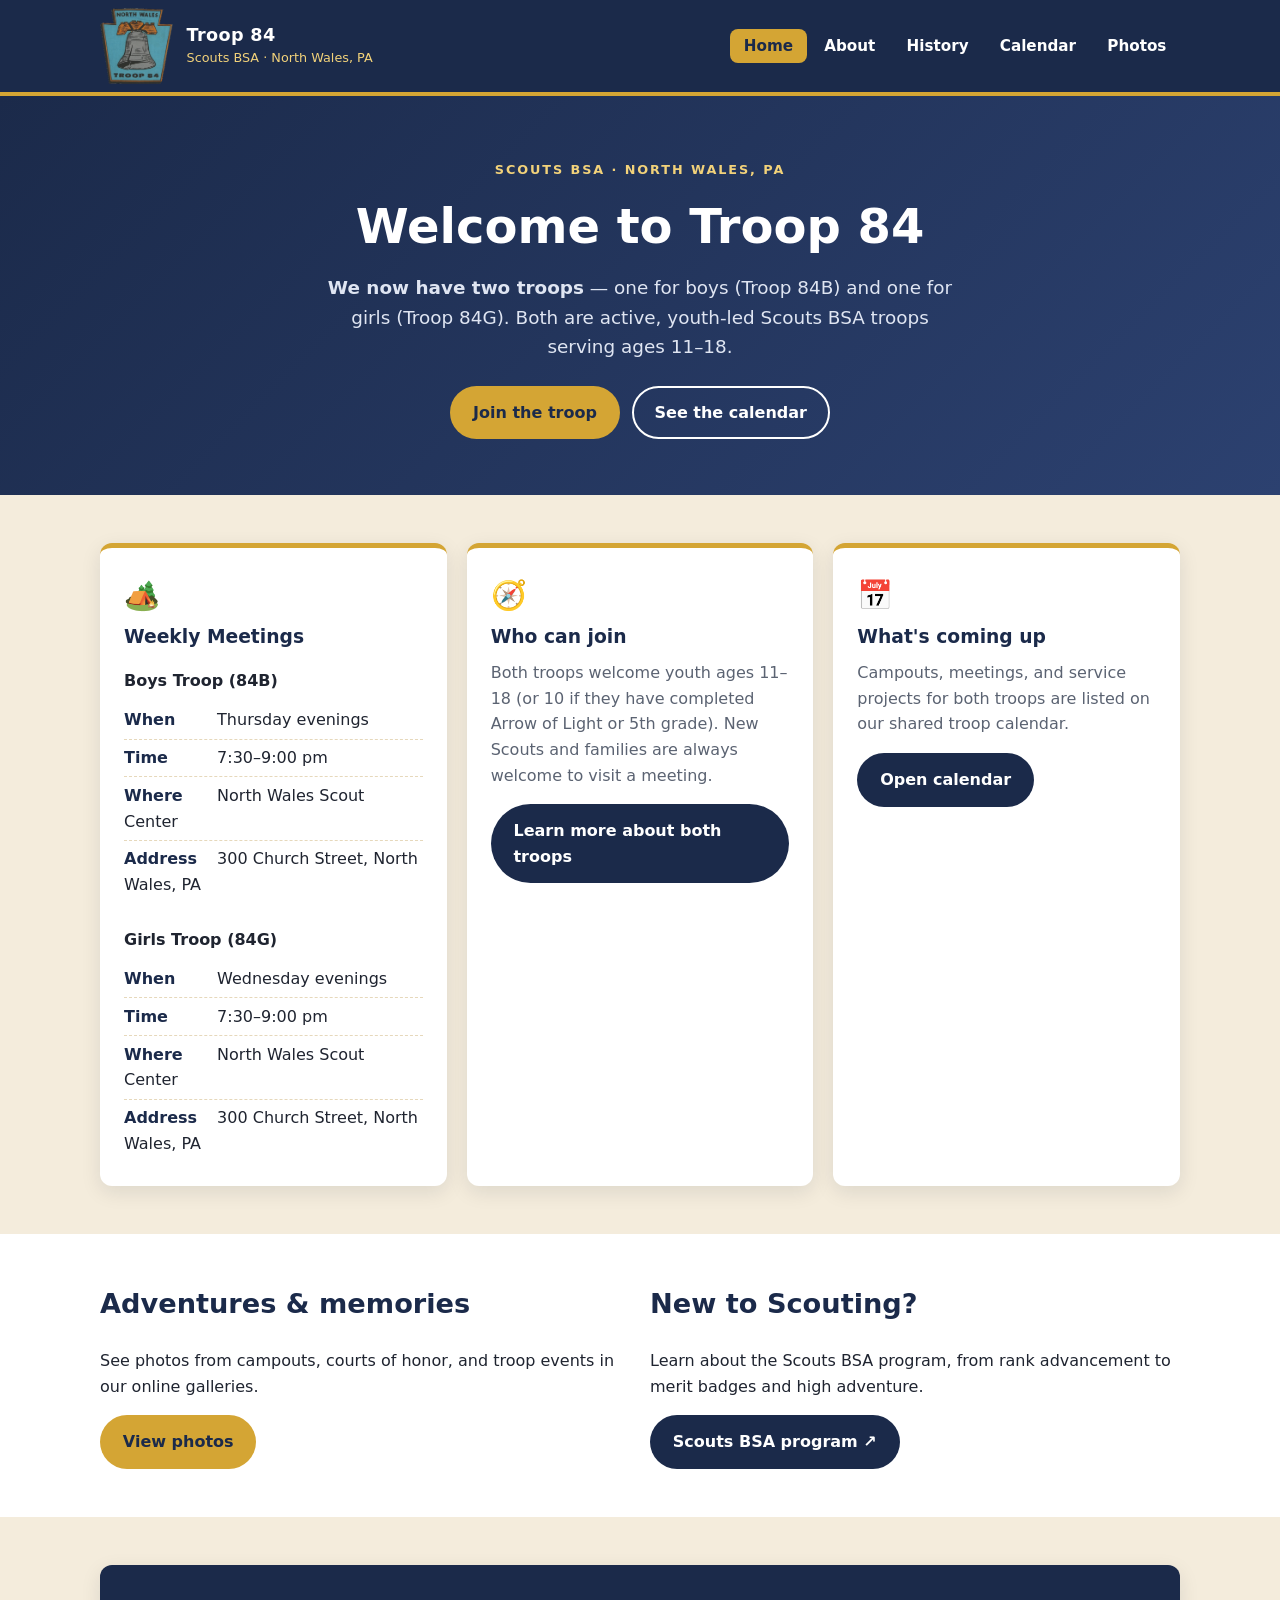
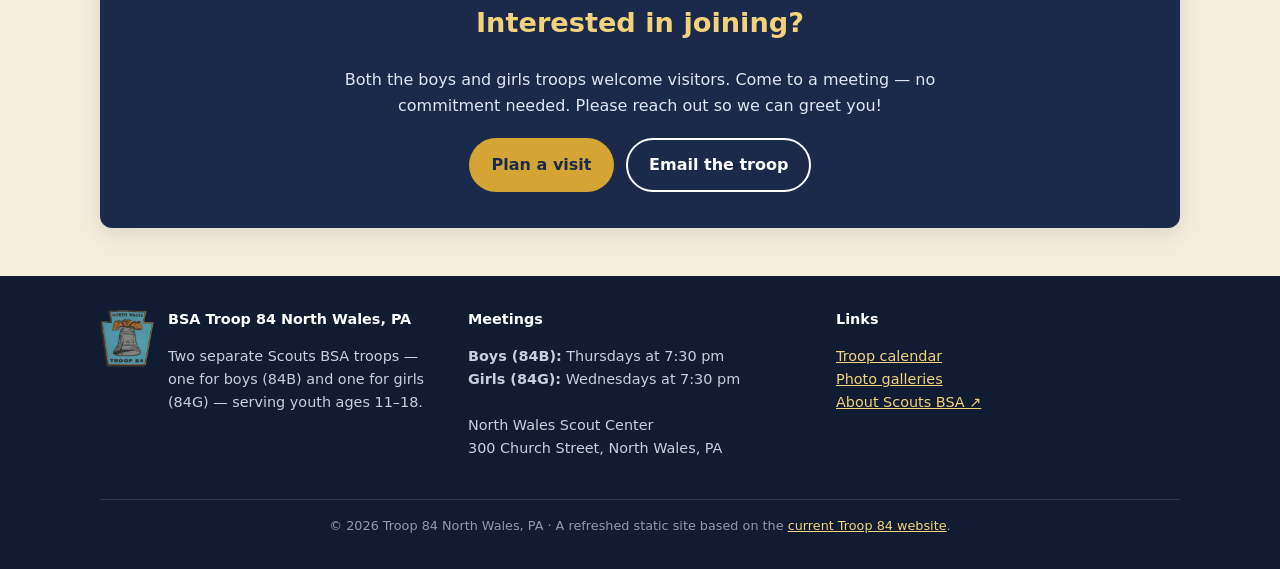
<file: index.html>
<!DOCTYPE html>
<html lang="en">
<head>
  <meta charset="utf-8">
  <meta name="viewport" content="width=device-width, initial-scale=1">
  <title>Home · Troop 84 North Wales, PA</title>
  <meta name="description" content="Troop 84 North Wales serves both boys and girls in Scouts BSA. Boys meet Thursdays, girls meet Wednesdays.">
  <link rel="stylesheet" href="css/style.css">
  <link rel="icon" href="logo/84Logo.png" type="image/png">
</head>
<body>
  <header class="site-header">
    <div class="container header-inner">
      <a class="brand" href="index.html">
        <img class="brand-logo" src="logo/84Logo.png" width="339" height="353" alt="Troop 84 North Wales logo">
        <span class="brand-text"><strong data-field="troopName">Troop 84</strong><span>Scouts BSA · <span data-field="town">North Wales, PA</span></span></span>
      </a>
      <button class="nav-toggle" aria-expanded="false" aria-controls="site-nav" aria-label="Menu">☰</button>
      <nav class="site-nav" id="site-nav" aria-label="Main">
        <ul>
          <li><a href="index.html" aria-current="page">Home</a></li>
          <li><a href="about.html">About</a></li>
          <li><a href="history.html">History</a></li>
          <li><a href="calendar.html">Calendar</a></li>
          <li><a href="photos.html">Photos</a></li>
        </ul>
      </nav>
    </div>
  </header>

  <main>
    <section class="hero">
      <div class="container">
        <div class="eyebrow">Scouts BSA · North Wales, PA</div>
        <h1>Welcome to <span data-field="troopName">Troop 84</span></h1>
        <p><strong>We now have two troops</strong> — one for boys (Troop 84B) and one for girls (Troop 84G). Both are active, youth-led Scouts BSA troops serving ages 11–18.</p>
        <div class="btn-row">
          <a class="btn btn-gold" href="#join">Join the troop</a>
          <a class="btn btn-outline" href="calendar.html">See the calendar</a>
        </div>
      </div>
    </section>

    <section class="section">
      <div class="container grid">
        <div class="card">
          <div class="icon" aria-hidden="true">🏕️</div>
          <h3>Weekly Meetings</h3>
          <h4 style="margin: 1rem 0 0.5rem;">Boys Troop (84B)</h4>
          <ul class="info-list">
            <li><strong>When</strong> Thursday evenings</li>
            <li><strong>Time</strong> 7:30–9:00 pm</li>
            <li><strong>Where</strong> North Wales Scout Center</li>
            <li><strong>Address</strong> 300 Church Street, North Wales, PA</li>
          </ul>

          <h4 style="margin: 1.5rem 0 0.5rem;">Girls Troop (84G)</h4>
          <ul class="info-list">
            <li><strong>When</strong> Wednesday evenings</li>
            <li><strong>Time</strong> 7:30–9:00 pm</li>
            <li><strong>Where</strong> North Wales Scout Center</li>
            <li><strong>Address</strong> 300 Church Street, North Wales, PA</li>
          </ul>
        </div>

        <div class="card">
          <div class="icon" aria-hidden="true">🧭</div>
          <h3>Who can join</h3>
          <p>Both troops welcome youth ages 11–18 (or 10 if they have completed Arrow of Light or 5th grade). New Scouts and families are always welcome to visit a meeting.</p>
          <a class="btn btn-navy" href="about.html">Learn more about both troops</a>
        </div>

        <div class="card">
          <div class="icon" aria-hidden="true">📅</div>
          <h3>What's coming up</h3>
          <p>Campouts, meetings, and service projects for both troops are listed on our shared troop calendar.</p>
          <a class="btn btn-navy" href="calendar.html">Open calendar</a>
        </div>
      </div>
    </section>

    <section class="section band">
      <div class="container grid">
        <div>
          <h2>Adventures &amp; memories</h2>
          <p>See photos from campouts, courts of honor, and troop events in our online galleries.</p>
          <a class="btn btn-gold" href="photos.html">View photos</a>
        </div>
        <div>
          <h2>New to Scouting?</h2>
          <p>Learn about the Scouts BSA program, from rank advancement to merit badges and high adventure.</p>
          <a class="btn btn-navy" data-href="scoutsBsaInfoUrl" href="https://www.scouting.org/programs/scouts-bsa/" target="_blank" rel="noopener">Scouts BSA program ↗</a>
        </div>
      </div>
    </section>

    <section class="section" id="join">
      <div class="container">
        <div class="cta">
          <h2>Interested in joining?</h2>
          <p>Both the boys and girls troops welcome visitors. Come to a meeting — no commitment needed. Please reach out so we can greet you!</p>
          <div class="btn-row">
            <a class="btn btn-gold" href="about.html#visit">Plan a visit</a>
            <a class="btn btn-outline" data-email href="#" hidden>Email the troop</a>
          </div>
        </div>
      </div>
    </section>
  </main>

  <footer class="site-footer">
    <div class="container">
      <div class="footer-grid">
        <div class="footer-identity">
          <img class="footer-logo" src="logo/84Logo.png" width="339" height="353" alt="">
          <div>
            <h4 data-field="troopFullName">BSA Troop 84 North Wales, PA</h4>
            <p>Two separate Scouts BSA troops — one for boys (84B) and one for girls (84G) — serving youth ages 11–18.</p>
          </div>
        </div>
        <div>
          <h4>Meetings</h4>
          <p>
            <strong>Boys (84B):</strong> Thursdays at 7:30 pm<br>
            <strong>Girls (84G):</strong> Wednesdays at 7:30 pm<br><br>
            North Wales Scout Center<br>
            300 Church Street, North Wales, PA
          </p>
        </div>
        <div>
          <h4>Links</h4>
          <p><a href="calendar.html">Troop calendar</a><br>
            <a href="photos.html">Photo galleries</a><br>
            <a data-href="scoutsBsaInfoUrl" href="https://www.scouting.org/programs/scouts-bsa/" target="_blank" rel="noopener">About Scouts BSA ↗</a></p>
        </div>
      </div>
      <p class="footer-note">© <span data-year>2026</span> Troop 84 North Wales, PA · A refreshed static site based on the
        <a data-href="originalSiteUrl" href="https://www.troop84northwalespa.org/" target="_blank" rel="noopener">current Troop 84 website</a>.</p>
    </div>
  </footer>

  <script src="js/config.js"></script>
  <script src="js/main.js"></script>
</body>
</html>
</file>
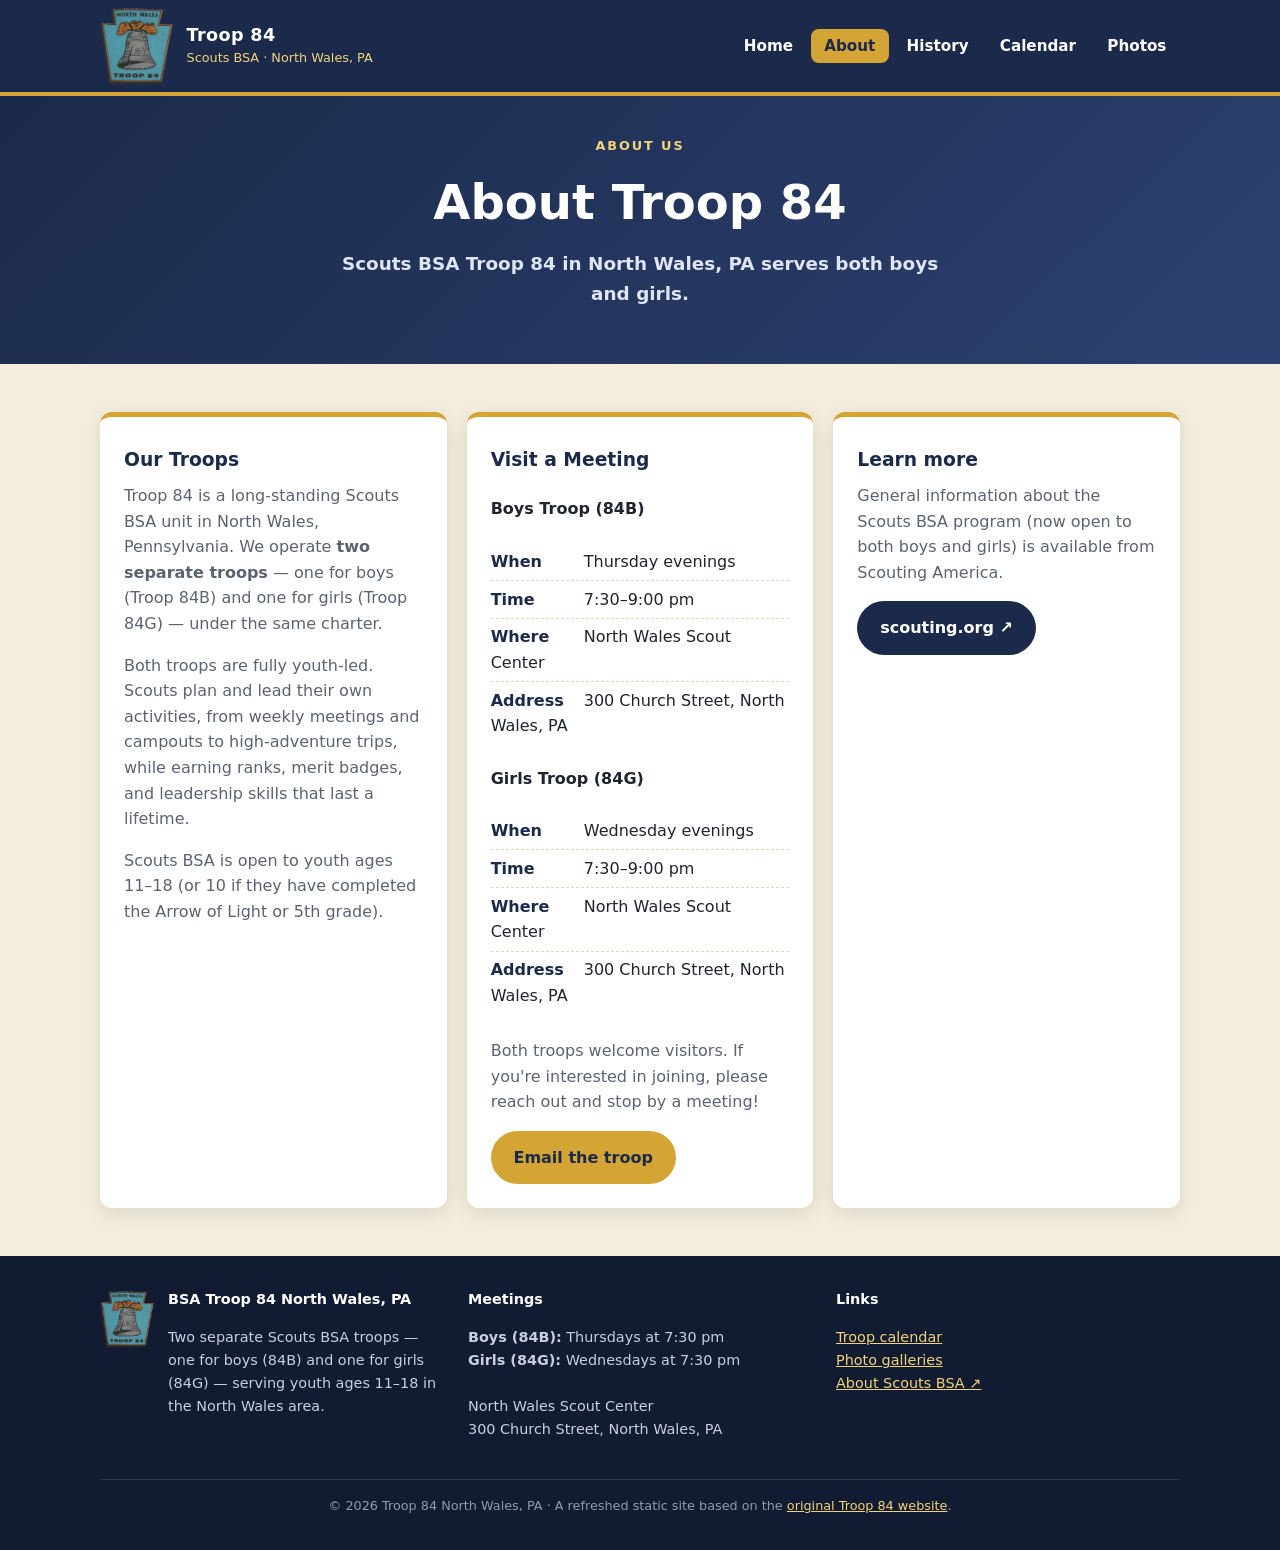
<file: about.html>
<!DOCTYPE html>
<html lang="en">
<head>
  <meta charset="utf-8">
  <meta name="viewport" content="width=device-width, initial-scale=1">
  <title>About · Troop 84 North Wales, PA</title>
  <meta name="description" content="About Scouts BSA Troop 84 in North Wales, PA – serving both boys and girls.">
  <link rel="stylesheet" href="css/style.css">
  <link rel="icon" href="logo/84Logo.png" type="image/png">
</head>
<body>
  <header class="site-header">
    <div class="container header-inner">
      <a class="brand" href="index.html">
        <img class="brand-logo" src="logo/84Logo.png" width="339" height="353" alt="Troop 84 North Wales logo">
        <span class="brand-text"><strong data-field="troopName">Troop 84</strong><span>Scouts BSA · <span data-field="town">North Wales, PA</span></span></span>
      </a>
      <button class="nav-toggle" aria-expanded="false" aria-controls="site-nav" aria-label="Menu">☰</button>
      <nav class="site-nav" id="site-nav" aria-label="Main">
        <ul>
          <li><a href="index.html">Home</a></li>
          <li><a href="about.html" aria-current="page">About</a></li>
          <li><a href="history.html">History</a></li>
          <li><a href="calendar.html">Calendar</a></li>
          <li><a href="photos.html">Photos</a></li>
        </ul>
      </nav>
    </div>
  </header>

  <main>
    <section class="hero page-hero">
      <div class="container">
        <div class="eyebrow">About us</div>
        <h1>About <span data-field="troopName">Troop 84</span></h1>
        <p><strong>Scouts BSA Troop 84 in North Wales, PA serves both boys and girls.</strong></p>
      </div>
    </section>

    <section class="section">
      <div class="container grid">
        <div class="card">
          <h3>Our Troops</h3>
          <p>Troop 84 is a long-standing Scouts BSA unit in North Wales, Pennsylvania. We operate <strong>two separate troops</strong> — one for boys (Troop 84B) and one for girls (Troop 84G) — under the same charter.</p>
          
          <p>Both troops are fully youth-led. Scouts plan and lead their own activities, from weekly meetings and campouts to high-adventure trips, while earning ranks, merit badges, and leadership skills that last a lifetime.</p>
          
          <p>Scouts BSA is open to youth ages 11–18 (or 10 if they have completed the Arrow of Light or 5th grade).</p>
        </div>

        <div class="card" id="visit">
          <h3>Visit a Meeting</h3>
          <div class="meeting-info">
            <h4>Boys Troop (84B)</h4>
            <ul class="info-list">
              <li><strong>When</strong> Thursday evenings</li>
              <li><strong>Time</strong> 7:30–9:00 pm</li>
              <li><strong>Where</strong> North Wales Scout Center</li>
              <li><strong>Address</strong> 300 Church Street, North Wales, PA</li>
            </ul>

            <h4>Girls Troop (84G)</h4>
            <ul class="info-list">
              <li><strong>When</strong> Wednesday evenings</li>
              <li><strong>Time</strong> 7:30–9:00 pm</li>
              <li><strong>Where</strong> North Wales Scout Center</li>
              <li><strong>Address</strong> 300 Church Street, North Wales, PA</li>
            </ul>
          </div>
          
          <p style="margin-top:1.5rem">Both troops welcome visitors. If you're interested in joining, please reach out and stop by a meeting!</p>
          <a class="btn btn-gold" data-email href="#" hidden>Email the troop</a>
        </div>

        <div class="card">
          <h3>Learn more</h3>
          <p>General information about the Scouts BSA program (now open to both boys and girls) is available from Scouting America.</p>
          <a class="btn btn-navy" data-href="scoutsBsaInfoUrl" href="https://www.scouting.org/programs/scouts-bsa/" target="_blank" rel="noopener">scouting.org ↗</a>
        </div>
      </div>
    </section>
  </main>

  <footer class="site-footer">
    <div class="container">
      <div class="footer-grid">
        <div class="footer-identity">
          <img class="footer-logo" src="logo/84Logo.png" width="339" height="353" alt="">
          <div>
            <h4 data-field="troopFullName">BSA Troop 84 North Wales, PA</h4>
            <p>Two separate Scouts BSA troops — one for boys (84B) and one for girls (84G) — serving youth ages 11–18 in the North Wales area.</p>
          </div>
        </div>
        <div>
          <h4>Meetings</h4>
          <p>
            <strong>Boys (84B):</strong> Thursdays at 7:30 pm<br>
            <strong>Girls (84G):</strong> Wednesdays at 7:30 pm<br><br>
            North Wales Scout Center<br>
            300 Church Street, North Wales, PA
          </p>
        </div>
        <div>
          <h4>Links</h4>
          <p><a href="calendar.html">Troop calendar</a><br>
            <a href="photos.html">Photo galleries</a><br>
            <a data-href="scoutsBsaInfoUrl" href="https://www.scouting.org/programs/scouts-bsa/" target="_blank" rel="noopener">About Scouts BSA ↗</a></p>
        </div>
      </div>
      <p class="footer-note">© <span data-year>2026</span> Troop 84 North Wales, PA · A refreshed static site based on the
        <a data-href="originalSiteUrl" href="https://www.troop84northwalespa.org/" target="_blank" rel="noopener">original Troop 84 website</a>.</p>
    </div>
  </footer>

  <script src="js/config.js"></script>
  <script src="js/main.js"></script>
</body>
</html>
</file>
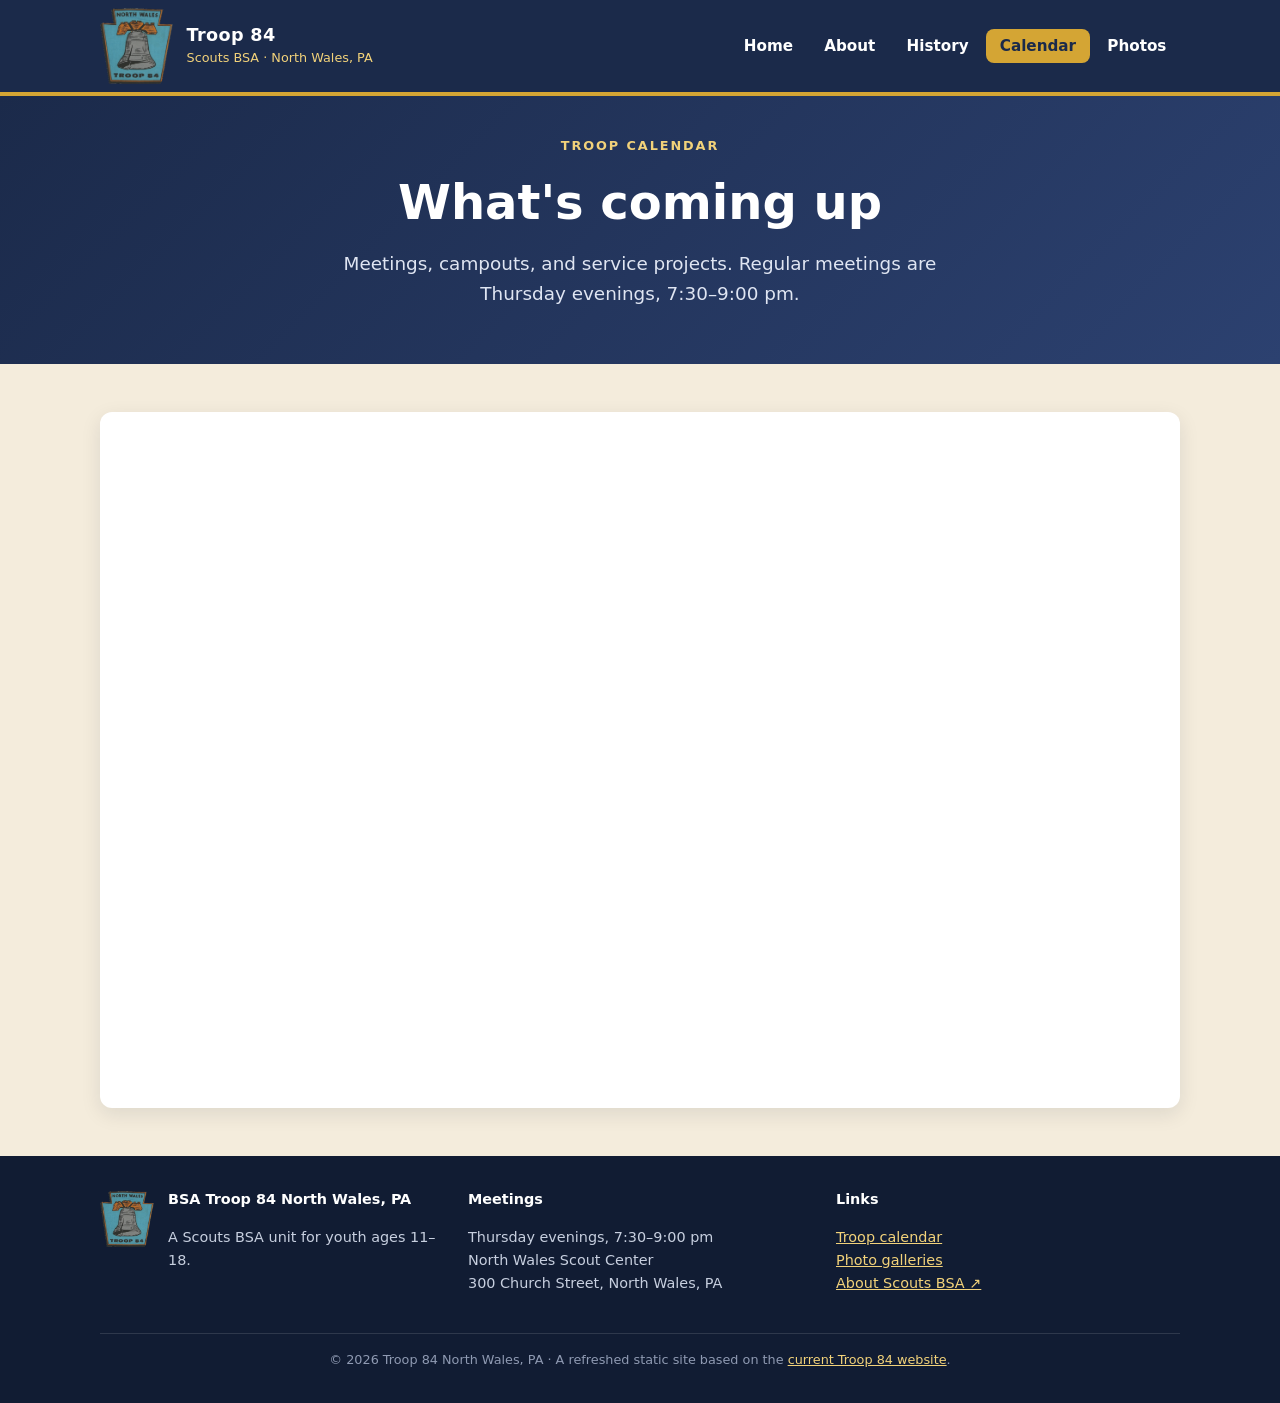
<file: calendar.html>
<!DOCTYPE html>
<html lang="en">
<head>
  <meta charset="utf-8">
  <meta name="viewport" content="width=device-width, initial-scale=1">
  <title>Calendar · Troop 84 North Wales, PA</title>
  <meta name="description" content="Troop 84 calendar of meetings, campouts and events.">
  <link rel="stylesheet" href="css/style.css">
  <link rel="icon" href="logo/84Logo.png" type="image/png">
</head>
<body>
  <header class="site-header">
    <div class="container header-inner">
      <a class="brand" href="index.html">
        <img class="brand-logo" src="logo/84Logo.png" width="339" height="353" alt="Troop 84 North Wales logo">
        <span class="brand-text"><strong data-field="troopName">Troop 84</strong><span>Scouts BSA · <span data-field="town">North Wales, PA</span></span></span>
      </a>
      <button class="nav-toggle" aria-expanded="false" aria-controls="site-nav" aria-label="Menu">☰</button>
      <nav class="site-nav" id="site-nav" aria-label="Main">
        <ul>
          <li><a href="index.html">Home</a></li>
          <li><a href="about.html">About</a></li>
          <li><a href="history.html">History</a></li>
          <li><a href="calendar.html" aria-current="page">Calendar</a></li>
          <li><a href="photos.html">Photos</a></li>
        </ul>
      </nav>
    </div>
  </header>
  <main>
    <section class="hero page-hero">
      <div class="container">
        <div class="eyebrow">Troop calendar</div>
        <h1>What's coming up</h1>
        <p>Meetings, campouts, and service projects. Regular meetings are <span data-field="meetingDay">Thursday evenings</span>, <span data-field="meetingTime">7:30–9:00 pm</span>.</p>
      </div>
    </section>

    <section class="section">
      <div class="container">
        <div class="calendar-frame" id="calendar-embed" hidden></div>

        <div class="empty-state" id="calendar-empty">
          <div class="icon" aria-hidden="true">📅</div>
          <h3>The calendar isn't connected yet</h3>
          <p>To show the troop's Google Calendar here, paste its calendar ID into <code>js/config.js</code>.</p>
          <ol>
            <li>Open <a href="https://calendar.google.com" target="_blank" rel="noopener">Google Calendar</a> on a computer.</li>
            <li>Next to the troop calendar, click <strong>⋮ → Settings and sharing</strong>.</li>
            <li>Under <strong>Access permissions</strong>, check <strong>Make available to public</strong>.</li>
            <li>Scroll to <strong>Integrate calendar</strong> and copy the <strong>Calendar ID</strong> (looks like <code>…@group.calendar.google.com</code>).</li>
            <li>In <code>js/config.js</code>, replace <code>PASTE_YOUR_CALENDAR_ID_HERE</code> with that ID, save, and refresh this page.</li>
          </ol>
        </div>
      </div>
    </section>
  </main>
  <footer class="site-footer">
    <div class="container">
      <div class="footer-grid">
        <div class="footer-identity">
          <img class="footer-logo" src="logo/84Logo.png" width="339" height="353" alt="">
          <div>
            <h4 data-field="troopFullName">BSA Troop 84 North Wales, PA</h4>
            <p>A Scouts BSA unit for youth ages 11–18.</p>
          </div>
        </div>
        <div>
          <h4>Meetings</h4>
          <p><span data-field="meetingDay">Thursday evenings</span>, <span data-field="meetingTime">7:30–9:00 pm</span><br>
            <span data-field="meetingPlace">North Wales Scout Center</span><br>
            <span data-field="meetingAddress">300 Church Street, North Wales, PA</span></p>
        </div>
        <div>
          <h4>Links</h4>
          <p><a href="calendar.html">Troop calendar</a><br>
            <a href="photos.html">Photo galleries</a><br>
            <a data-href="scoutsBsaInfoUrl" href="https://www.scouting.org/programs/scouts-bsa/" target="_blank" rel="noopener">About Scouts BSA ↗</a></p>
        </div>
      </div>
      <p class="footer-note">© <span data-year>2026</span> Troop 84 North Wales, PA · A refreshed static site based on the
        <a data-href="originalSiteUrl" href="https://www.troop84northwalespa.org/" target="_blank" rel="noopener">current Troop 84 website</a>.</p>
    </div>
  </footer>
  <script src="js/config.js"></script>
  <script src="js/main.js"></script>
</body>
</html>
</file>
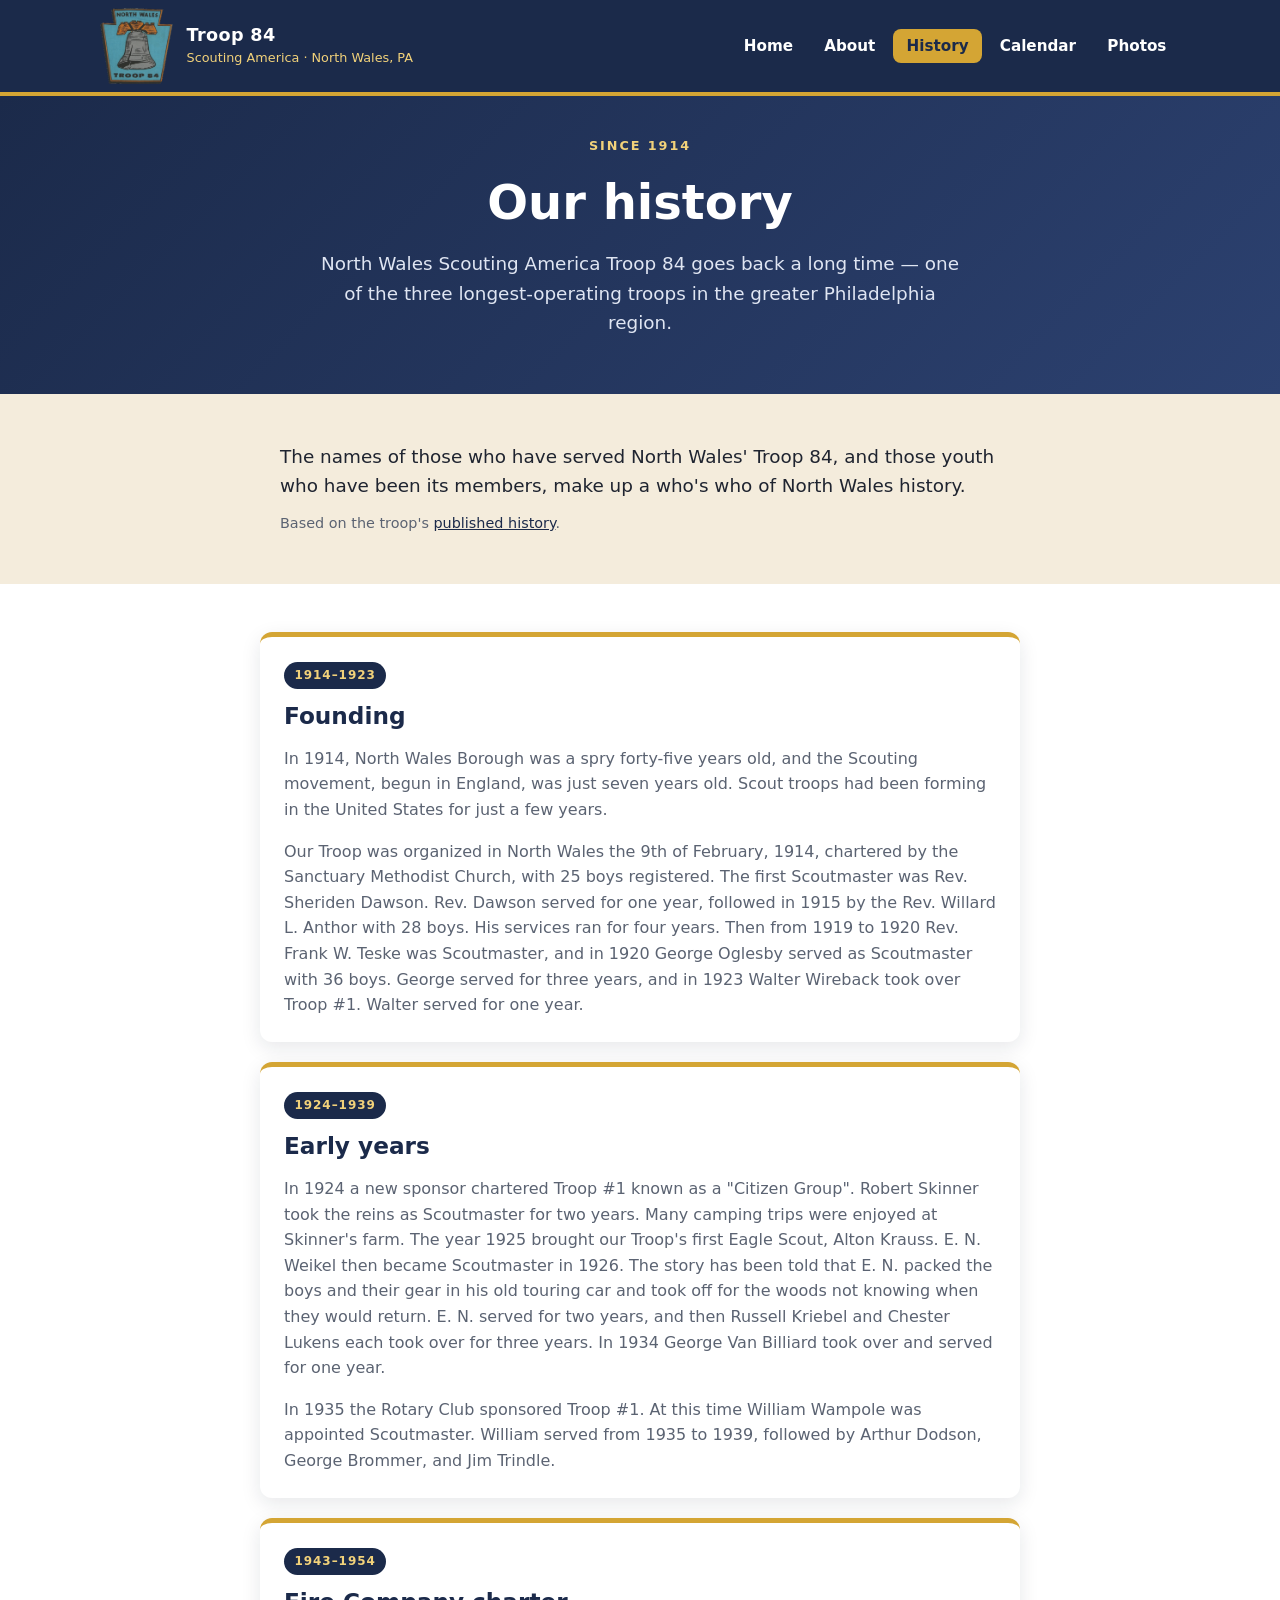
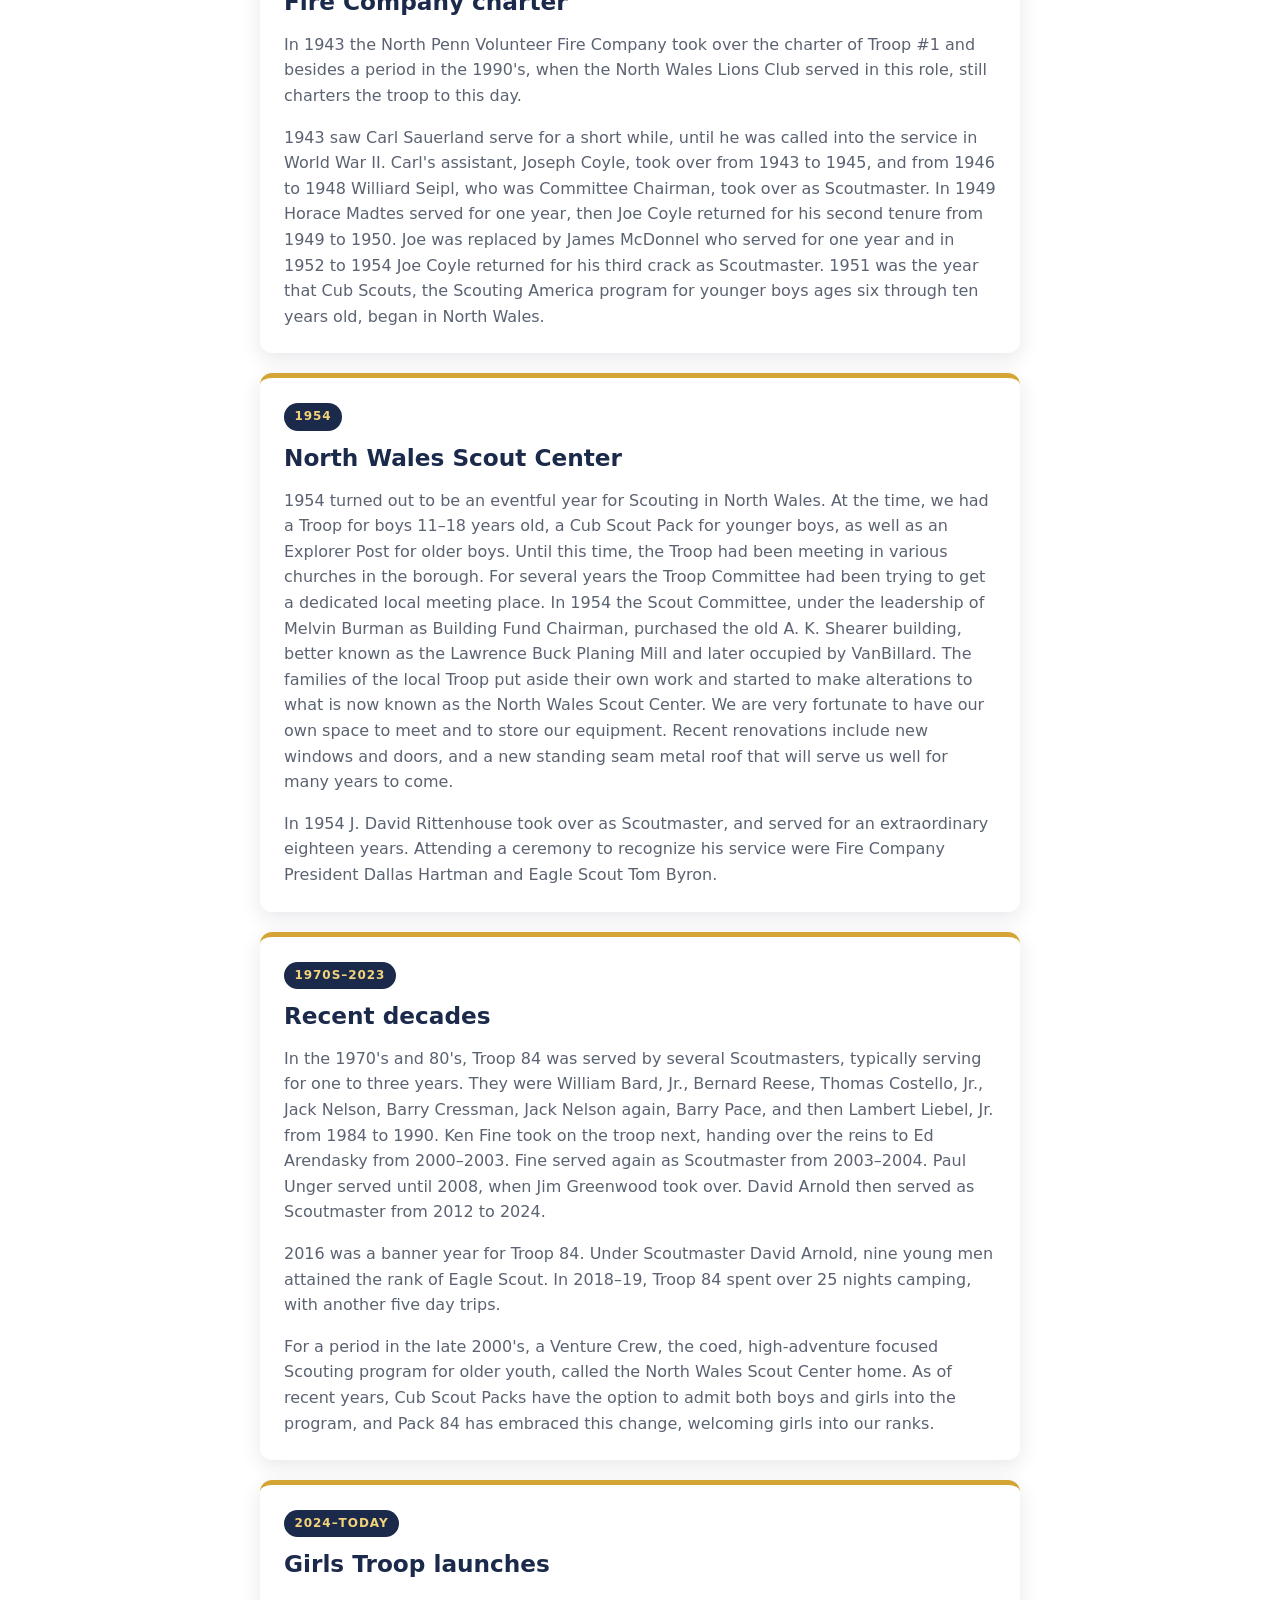
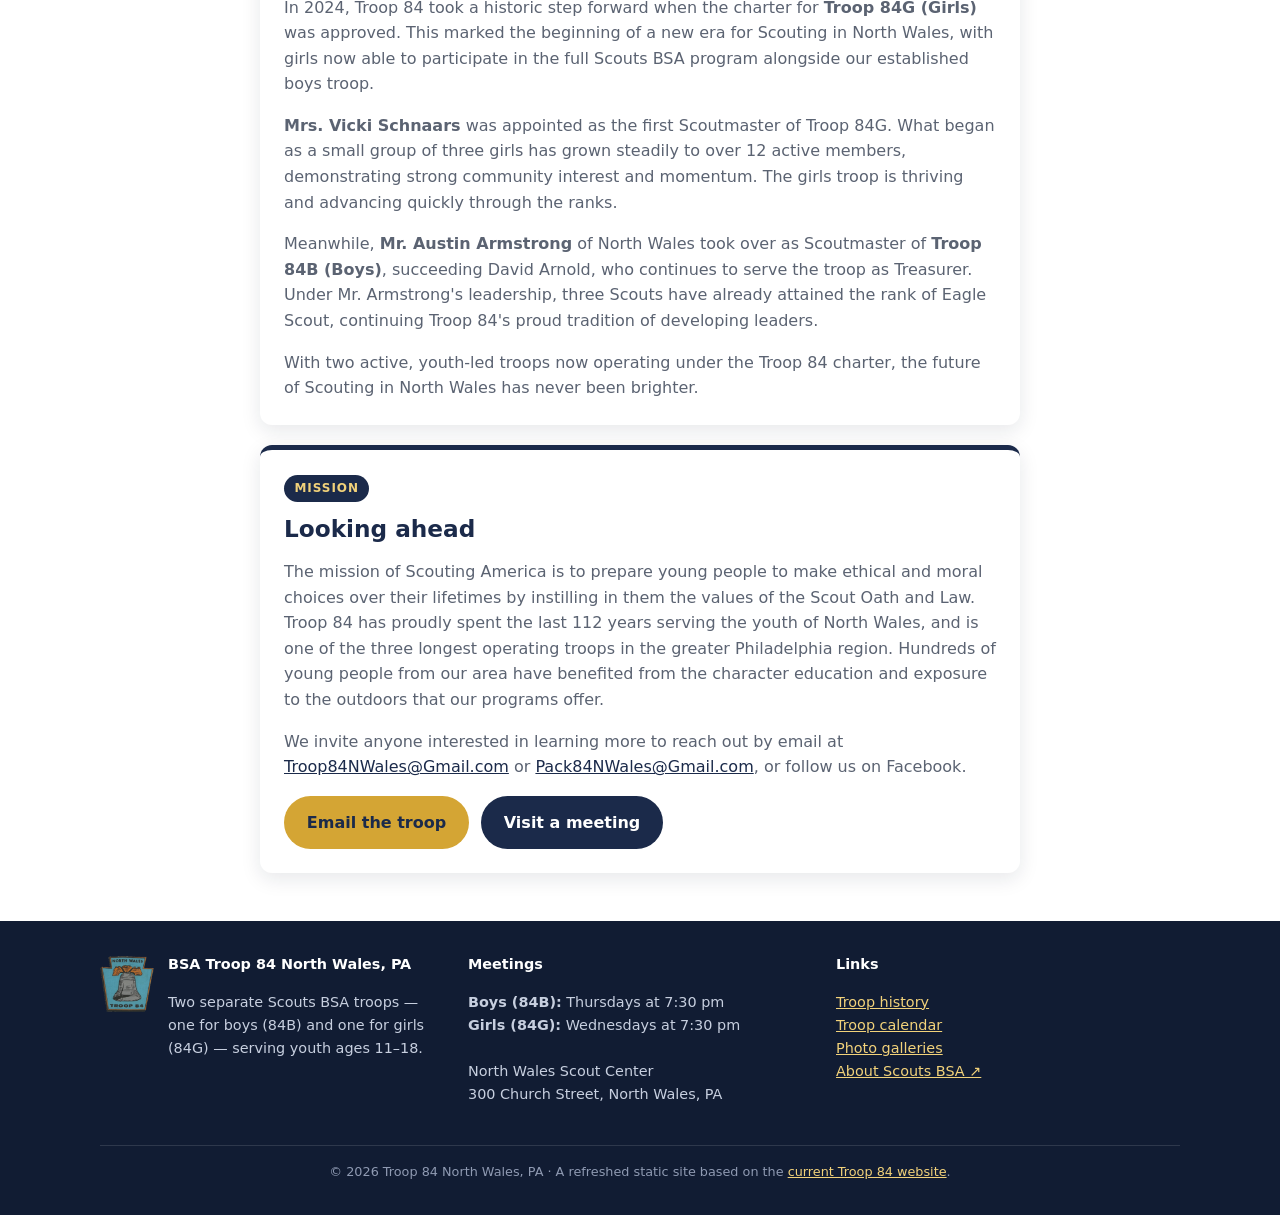
<file: history.html>
<!DOCTYPE html>
<html lang="en">
<head>
  <meta charset="utf-8">
  <meta name="viewport" content="width=device-width, initial-scale=1">
  <title>History · Troop 84 North Wales, PA</title>
  <meta name="description" content="The history of Scouting America Troop 84 in North Wales, PA — from 1914 founding through the launch of our girls troop in 2024.">
  <link rel="stylesheet" href="css/style.css">
  <link rel="icon" href="logo/84Logo.png" type="image/png">
</head>
<body>
  <header class="site-header">
    <div class="container header-inner">
      <a class="brand" href="index.html">
        <img class="brand-logo" src="logo/84Logo.png" width="339" height="353" alt="Troop 84 North Wales logo">
        <span class="brand-text"><strong data-field="troopName">Troop 84</strong><span>Scouting America · <span data-field="town">North Wales, PA</span></span></span>
      </a>
      <button class="nav-toggle" aria-expanded="false" aria-controls="site-nav" aria-label="Menu">☰</button>
      <nav class="site-nav" id="site-nav" aria-label="Main">
        <ul>
          <li><a href="index.html">Home</a></li>
          <li><a href="about.html">About</a></li>
          <li><a href="history.html" aria-current="page">History</a></li>
          <li><a href="calendar.html">Calendar</a></li>
          <li><a href="photos.html">Photos</a></li>
        </ul>
      </nav>
    </div>
  </header>
  <main>
    <section class="hero page-hero">
      <div class="container">
        <div class="eyebrow">Since 1914</div>
        <h1>Our history</h1>
        <p>North Wales Scouting America Troop 84 goes back a long time — one of the three longest-operating troops in the greater Philadelphia region.</p>
      </div>
    </section>

    <section class="section">
      <div class="container prose">
        <p class="lead">The names of those who have served North Wales' Troop 84, and those youth who have been its members, make up a who's who of North Wales history.</p>
        <p class="source-note">Based on the troop's <a href="https://www.troop84northwalespa.org/history" target="_blank" rel="noopener">published history</a>.</p>
      </div>
    </section>

    <section class="section band">
      <div class="container history-timeline">
        <article class="card history-card">
          <div class="era-year">1914–1923</div>
          <h2>Founding</h2>
          <p>In 1914, North Wales Borough was a spry forty-five years old, and the Scouting movement, begun in England, was just seven years old. Scout troops had been forming in the United States for just a few years.</p>
          <p>Our Troop was organized in North Wales the 9th of February, 1914, chartered by the Sanctuary Methodist Church, with 25 boys registered. The first Scoutmaster was Rev. Sheriden Dawson. Rev. Dawson served for one year, followed in 1915 by the Rev. Willard L. Anthor with 28 boys. His services ran for four years. Then from 1919 to 1920 Rev. Frank W. Teske was Scoutmaster, and in 1920 George Oglesby served as Scoutmaster with 36 boys. George served for three years, and in 1923 Walter Wireback took over Troop #1. Walter served for one year.</p>
        </article>

        <article class="card history-card">
          <div class="era-year">1924–1939</div>
          <h2>Early years</h2>
          <p>In 1924 a new sponsor chartered Troop #1 known as a "Citizen Group". Robert Skinner took the reins as Scoutmaster for two years. Many camping trips were enjoyed at Skinner's farm. The year 1925 brought our Troop's first Eagle Scout, Alton Krauss. E. N. Weikel then became Scoutmaster in 1926. The story has been told that E. N. packed the boys and their gear in his old touring car and took off for the woods not knowing when they would return. E. N. served for two years, and then Russell Kriebel and Chester Lukens each took over for three years. In 1934 George Van Billiard took over and served for one year.</p>
          <p>In 1935 the Rotary Club sponsored Troop #1. At this time William Wampole was appointed Scoutmaster. William served from 1935 to 1939, followed by Arthur Dodson, George Brommer, and Jim Trindle.</p>
        </article>

        <article class="card history-card">
          <div class="era-year">1943–1954</div>
          <h2>Fire Company charter</h2>
          <p>In 1943 the North Penn Volunteer Fire Company took over the charter of Troop #1 and besides a period in the 1990's, when the North Wales Lions Club served in this role, still charters the troop to this day.</p>
          <p>1943 saw Carl Sauerland serve for a short while, until he was called into the service in World War II. Carl's assistant, Joseph Coyle, took over from 1943 to 1945, and from 1946 to 1948 Williard Seipl, who was Committee Chairman, took over as Scoutmaster. In 1949 Horace Madtes served for one year, then Joe Coyle returned for his second tenure from 1949 to 1950. Joe was replaced by James McDonnel who served for one year and in 1952 to 1954 Joe Coyle returned for his third crack as Scoutmaster. 1951 was the year that Cub Scouts, the Scouting America program for younger boys ages six through ten years old, began in North Wales.</p>
        </article>

        <article class="card history-card">
          <div class="era-year">1954</div>
          <h2>North Wales Scout Center</h2>
          <p>1954 turned out to be an eventful year for Scouting in North Wales. At the time, we had a Troop for boys 11–18 years old, a Cub Scout Pack for younger boys, as well as an Explorer Post for older boys. Until this time, the Troop had been meeting in various churches in the borough. For several years the Troop Committee had been trying to get a dedicated local meeting place. In 1954 the Scout Committee, under the leadership of Melvin Burman as Building Fund Chairman, purchased the old A. K. Shearer building, better known as the Lawrence Buck Planing Mill and later occupied by VanBillard. The families of the local Troop put aside their own work and started to make alterations to what is now known as the North Wales Scout Center. We are very fortunate to have our own space to meet and to store our equipment. Recent renovations include new windows and doors, and a new standing seam metal roof that will serve us well for many years to come.</p>
          <p>In 1954 J. David Rittenhouse took over as Scoutmaster, and served for an extraordinary eighteen years. Attending a ceremony to recognize his service were Fire Company President Dallas Hartman and Eagle Scout Tom Byron.</p>
        </article>

        <article class="card history-card">
          <div class="era-year">1970s–2023</div>
          <h2>Recent decades</h2>
          <p>In the 1970's and 80's, Troop 84 was served by several Scoutmasters, typically serving for one to three years. They were William Bard, Jr., Bernard Reese, Thomas Costello, Jr., Jack Nelson, Barry Cressman, Jack Nelson again, Barry Pace, and then Lambert Liebel, Jr. from 1984 to 1990. Ken Fine took on the troop next, handing over the reins to Ed Arendasky from 2000–2003. Fine served again as Scoutmaster from 2003–2004. Paul Unger served until 2008, when Jim Greenwood took over. David Arnold then served as Scoutmaster from 2012 to 2024.</p>
          <p>2016 was a banner year for Troop 84. Under Scoutmaster David Arnold, nine young men attained the rank of Eagle Scout. In 2018–19, Troop 84 spent over 25 nights camping, with another five day trips.</p>
          <p>For a period in the late 2000's, a Venture Crew, the coed, high-adventure focused Scouting program for older youth, called the North Wales Scout Center home. As of recent years, Cub Scout Packs have the option to admit both boys and girls into the program, and Pack 84 has embraced this change, welcoming girls into our ranks.</p>
        </article>

        <article class="card history-card">
          <div class="era-year">2024–today</div>
          <h2>Girls Troop launches</h2>
          <p>In 2024, Troop 84 took a historic step forward when the charter for <strong>Troop 84G (Girls)</strong> was approved. This marked the beginning of a new era for Scouting in North Wales, with girls now able to participate in the full Scouts BSA program alongside our established boys troop.</p>
          <p><strong>Mrs. Vicki Schnaars</strong> was appointed as the first Scoutmaster of Troop 84G. What began as a small group of three girls has grown steadily to over 12 active members, demonstrating strong community interest and momentum. The girls troop is thriving and advancing quickly through the ranks.</p>
          <p>Meanwhile, <strong>Mr. Austin Armstrong</strong> of North Wales took over as Scoutmaster of <strong>Troop 84B (Boys)</strong>, succeeding David Arnold, who continues to serve the troop as Treasurer. Under Mr. Armstrong's leadership, three Scouts have already attained the rank of Eagle Scout, continuing Troop 84's proud tradition of developing leaders.</p>
          <p>With two active, youth-led troops now operating under the Troop 84 charter, the future of Scouting in North Wales has never been brighter.</p>
        </article>

        <article class="card history-card mission-card">
          <div class="era-year">Mission</div>
          <h2>Looking ahead</h2>
          <p>The mission of Scouting America is to prepare young people to make ethical and moral choices over their lifetimes by instilling in them the values of the Scout Oath and Law. Troop 84 has proudly spent the last 112 years serving the youth of North Wales, and is one of the three longest operating troops in the greater Philadelphia region. Hundreds of young people from our area have benefited from the character education and exposure to the outdoors that our programs offer.</p>
          <p>We invite anyone interested in learning more to reach out by email at <a href="mailto:Troop84NWales@Gmail.com">Troop84NWales@Gmail.com</a> or <a href="mailto:Pack84NWales@Gmail.com">Pack84NWales@Gmail.com</a>, or follow us on Facebook.</p>
          <div class="btn-row" style="justify-content:flex-start;margin-top:1rem">
            <a class="btn btn-gold" data-email href="mailto:Troop84NWales@Gmail.com">Email the troop</a>
            <a class="btn btn-navy" href="about.html#visit">Visit a meeting</a>
          </div>
        </article>
      </div>
    </section>
  </main>
  <footer class="site-footer">
    <div class="container">
      <div class="footer-grid">
        <div class="footer-identity">
          <img class="footer-logo" src="logo/84Logo.png" width="339" height="353" alt="">
          <div>
            <h4 data-field="troopFullName">Scouting America Troop 84 North Wales, PA</h4>
            <p>Two separate Scouts BSA troops — one for boys (84B) and one for girls (84G) — serving youth ages 11–18.</p>
          </div>
        </div>
        <div>
          <h4>Meetings</h4>
          <p>
            <strong>Boys (84B):</strong> Thursdays at 7:30 pm<br>
            <strong>Girls (84G):</strong> Wednesdays at 7:30 pm<br><br>
            North Wales Scout Center<br>
            300 Church Street, North Wales, PA
          </p>
        </div>
        <div>
          <h4>Links</h4>
          <p><a href="history.html">Troop history</a><br>
            <a href="calendar.html">Troop calendar</a><br>
            <a href="photos.html">Photo galleries</a><br>
            <a data-href="scoutsBsaInfoUrl" href="https://www.scouting.org/programs/scouts-bsa/" target="_blank" rel="noopener">About Scouts BSA ↗</a></p>
        </div>
      </div>
      <p class="footer-note">© <span data-year>2026</span> Troop 84 North Wales, PA · A refreshed static site based on the
        <a data-href="originalSiteUrl" href="https://www.troop84northwalespa.org/" target="_blank" rel="noopener">current Troop 84 website</a>.</p>
    </div>
  </footer>
  <script src="js/config.js"></script>
  <script src="js/main.js"></script>
</body>
</html>
</file>
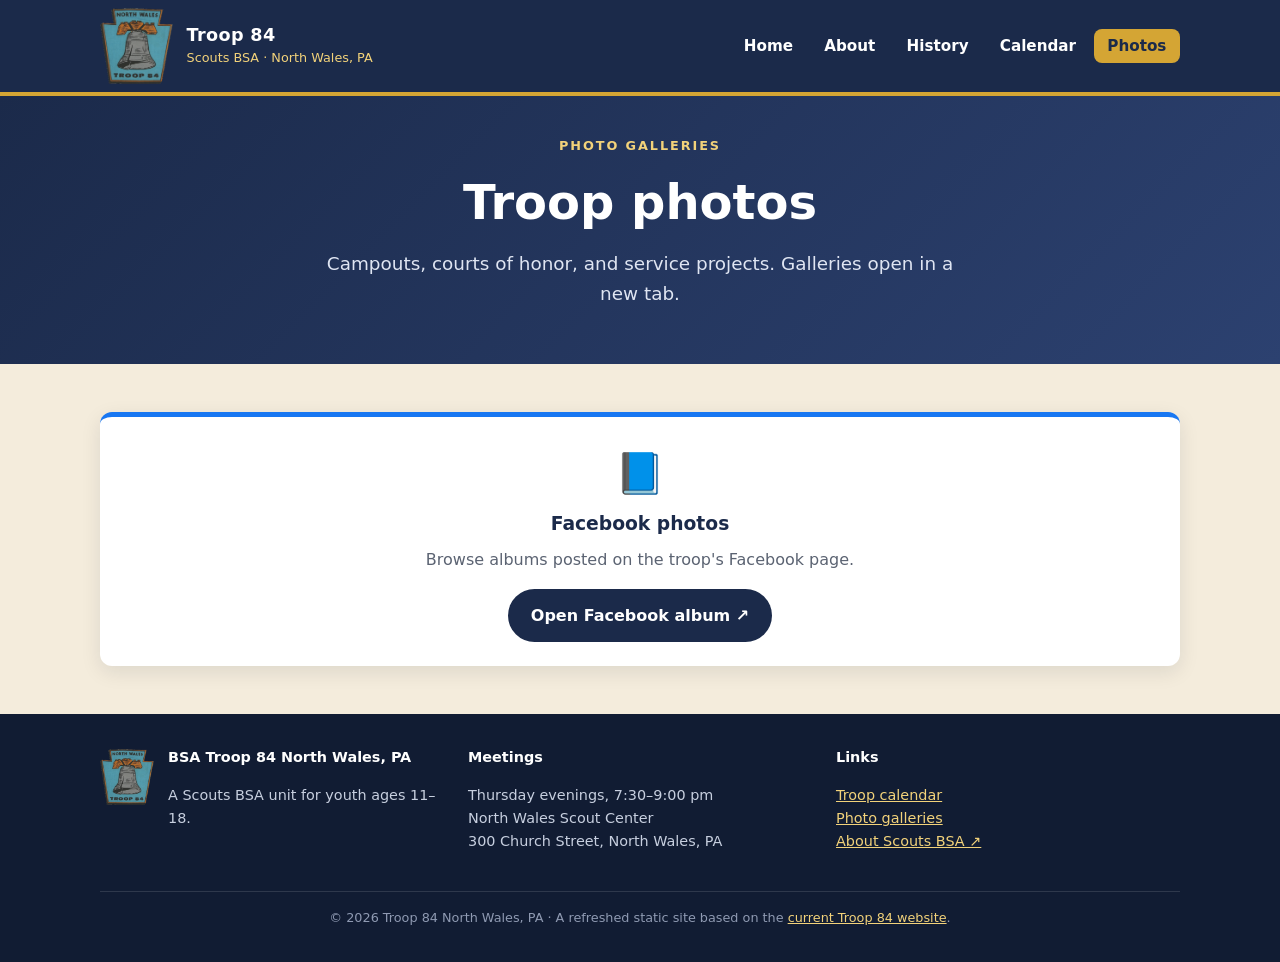
<file: photos.html>
<!DOCTYPE html>
<html lang="en">
<head>
  <meta charset="utf-8">
  <meta name="viewport" content="width=device-width, initial-scale=1">
  <title>Photos · Troop 84 North Wales, PA</title>
  <meta name="description" content="Troop 84 photo galleries on Facebook and Google Photos.">
  <link rel="stylesheet" href="css/style.css">
  <link rel="icon" href="logo/84Logo.png" type="image/png">
</head>
<body>
  <header class="site-header">
    <div class="container header-inner">
      <a class="brand" href="index.html">
        <img class="brand-logo" src="logo/84Logo.png" width="339" height="353" alt="Troop 84 North Wales logo">
        <span class="brand-text"><strong data-field="troopName">Troop 84</strong><span>Scouts BSA · <span data-field="town">North Wales, PA</span></span></span>
      </a>
      <button class="nav-toggle" aria-expanded="false" aria-controls="site-nav" aria-label="Menu">☰</button>
      <nav class="site-nav" id="site-nav" aria-label="Main">
        <ul>
          <li><a href="index.html">Home</a></li>
          <li><a href="about.html">About</a></li>
          <li><a href="history.html">History</a></li>
          <li><a href="calendar.html">Calendar</a></li>
          <li><a href="photos.html" aria-current="page">Photos</a></li>
        </ul>
      </nav>
    </div>
  </header>
  <main>
    <section class="hero page-hero">
      <div class="container">
        <div class="eyebrow">Photo galleries</div>
        <h1>Troop photos</h1>
        <p>Campouts, courts of honor, and service projects. Galleries open in a new tab.</p>
      </div>
    </section>

    <section class="section">
      <div class="container">
        <div class="grid">
          <div class="card gallery-card facebook" id="card-facebook" hidden>
            <div class="icon" aria-hidden="true">📘</div>
            <h3>Facebook photos</h3>
            <p>Browse albums posted on the troop's Facebook page.</p>
            <a class="btn btn-navy" href="#" target="_blank" rel="noopener">Open Facebook album ↗</a>
          </div>
          <div class="card gallery-card google" id="card-google" hidden>
            <div class="icon" aria-hidden="true">🖼️</div>
            <h3>Google Photos</h3>
            <p>View the shared troop album on Google Photos.</p>
            <a class="btn btn-navy" href="#" target="_blank" rel="noopener">Open Google Photos ↗</a>
          </div>
        </div>

        <div class="empty-state" id="photos-empty">
          <div class="icon" aria-hidden="true">📷</div>
          <h3>Photo galleries coming soon</h3>
          <p>To show gallery buttons here, add share links in <code>js/config.js</code>:</p>
          <ol>
            <li><strong>Facebook:</strong> open the album, copy the URL from the address bar (album should be set to Public), and replace <code>PASTE_FACEBOOK_ALBUM_URL_HERE</code>.</li>
            <li><strong>Google Photos:</strong> open the album, click <strong>Share → Create link</strong>, copy it, and replace <code>PASTE_GOOGLE_PHOTOS_ALBUM_URL_HERE</code>.</li>
            <li>Save the file and refresh this page. Each gallery card appears once its link is set.</li>
          </ol>
        </div>
      </div>
    </section>
  </main>
  <footer class="site-footer">
    <div class="container">
      <div class="footer-grid">
        <div class="footer-identity">
          <img class="footer-logo" src="logo/84Logo.png" width="339" height="353" alt="">
          <div>
            <h4 data-field="troopFullName">BSA Troop 84 North Wales, PA</h4>
            <p>A Scouts BSA unit for youth ages 11–18.</p>
          </div>
        </div>
        <div>
          <h4>Meetings</h4>
          <p><span data-field="meetingDay">Thursday evenings</span>, <span data-field="meetingTime">7:30–9:00 pm</span><br>
            <span data-field="meetingPlace">North Wales Scout Center</span><br>
            <span data-field="meetingAddress">300 Church Street, North Wales, PA</span></p>
        </div>
        <div>
          <h4>Links</h4>
          <p><a href="calendar.html">Troop calendar</a><br>
            <a href="photos.html">Photo galleries</a><br>
            <a data-href="scoutsBsaInfoUrl" href="https://www.scouting.org/programs/scouts-bsa/" target="_blank" rel="noopener">About Scouts BSA ↗</a></p>
        </div>
      </div>
      <p class="footer-note">© <span data-year>2026</span> Troop 84 North Wales, PA · A refreshed static site based on the
        <a data-href="originalSiteUrl" href="https://www.troop84northwalespa.org/" target="_blank" rel="noopener">current Troop 84 website</a>.</p>
    </div>
  </footer>
  <script src="js/config.js"></script>
  <script src="js/main.js"></script>
</body>
</html>
</file>
<file: css/style.css>
/* Troop 84 — shared styles. Colors live in :root below. */
:root {
  --navy: #1b2a4a;
  --navy-dark: #111c33;
  --gold: #d4a534;
  --gold-light: #f2d27a;
  --tan: #f4ecdc;
  --tan-dark: #e6d8bb;
  --ink: #1f2430;
  --muted: #5b6372;
  --white: #ffffff;
  --radius: 12px;
  --shadow: 0 6px 20px rgba(17, 28, 51, 0.10);
  --max: 1080px;
}
*, *::before, *::after { box-sizing: border-box; }
html { scroll-behavior: smooth; }
body {
  margin: 0;
  font-family: system-ui, -apple-system, "Segoe UI", Roboto, Helvetica, Arial, sans-serif;
  color: var(--ink);
  background: var(--tan);
  line-height: 1.6;
  display: flex; flex-direction: column; min-height: 100vh;
}
main { flex: 1; }
a { color: var(--navy); }
img { max-width: 100%; display: block; }
[hidden] { display: none !important; }
.container { width: min(100% - 2rem, var(--max)); margin-inline: auto; }

/* Header / nav */
.site-header {
  background: var(--navy); color: var(--white);
  border-bottom: 4px solid var(--gold);
  position: sticky; top: 0; z-index: 10;
}
.header-inner { display: flex; align-items: center; justify-content: space-between; padding: .5rem 0; gap: 1rem; }
.brand { display: flex; align-items: center; gap: .85rem; color: var(--white); text-decoration: none; min-width: 0; }
.brand:focus-visible { outline: 2px solid var(--gold-light); outline-offset: 4px; border-radius: 8px; }
.brand-logo {
  height: 4.75rem;
  width: auto;
  max-width: none;
  flex: 0 0 auto;
  object-fit: contain;
}
.brand-text { min-width: 0; line-height: 1.25; }
.brand-text strong { display: block; font-size: 1.1rem; letter-spacing: .02em; line-height: 1.2; }
.brand-text span { font-size: .8rem; color: var(--gold-light); }
.site-nav ul { list-style: none; margin: 0; padding: 0; display: flex; gap: .25rem; }
.site-nav a {
  color: var(--white); text-decoration: none; padding: .5rem .85rem; border-radius: 8px;
  font-weight: 600; font-size: .95rem;
}
.site-nav a:hover, .site-nav a:focus-visible { background: rgba(255,255,255,.12); }
.site-nav a[aria-current="page"] { background: var(--gold); color: var(--navy); }
.nav-toggle {
  display: none; background: transparent; border: 2px solid var(--gold); color: var(--white);
  border-radius: 8px; padding: .35rem .7rem; font-size: 1rem; cursor: pointer;
}

/* Hero */
.hero {
  background: linear-gradient(135deg, var(--navy) 0%, #2c4170 100%);
  color: var(--white); padding: 4rem 0 3.5rem; text-align: center;
}
.hero h1 { font-size: clamp(2rem, 5vw, 3rem); margin: 0 0 .5rem; }
.hero p { font-size: 1.15rem; max-width: 640px; margin: 0 auto 1.5rem; color: #dfe5f2; }
.hero .eyebrow { color: var(--gold-light); text-transform: uppercase; letter-spacing: .15em; font-size: .8rem; font-weight: 700; margin-bottom: .5rem; }
.page-hero { padding: 2.5rem 0 2rem; }

/* Buttons */
.btn {
  display: inline-block; padding: .75rem 1.3rem; border-radius: 999px;
  font-weight: 700; text-decoration: none; border: 2px solid transparent;
  transition: transform .1s ease, background .2s ease;
}
.btn:hover { transform: translateY(-1px); }
.btn-gold { background: var(--gold); color: var(--navy); }
.btn-gold:hover { background: var(--gold-light); }
.btn-outline { border-color: var(--white); color: var(--white); }
.btn-outline:hover { background: rgba(255,255,255,.1); }
.btn-navy { background: var(--navy); color: var(--white); }
.btn-navy:hover { background: var(--navy-dark); }
.btn-row { display: flex; gap: .75rem; justify-content: center; flex-wrap: wrap; }

/* Sections & cards */
.section { padding: 3rem 0; }
.section h2 { color: var(--navy); margin-top: 0; font-size: 1.7rem; }
.section-title { text-align: center; margin-bottom: 2rem; }
.section-title p { color: var(--muted); margin: 0; }
.grid { display: grid; gap: 1.25rem; grid-template-columns: repeat(auto-fit, minmax(240px, 1fr)); }
.card {
  background: var(--white); border-radius: var(--radius); padding: 1.5rem;
  box-shadow: var(--shadow); border-top: 5px solid var(--gold);
}
.card h3 { margin: .25rem 0 .5rem; color: var(--navy); }
.card p { margin: 0 0 1rem; color: var(--muted); }
.card .icon { font-size: 1.8rem; }
.info-list { list-style: none; padding: 0; margin: 0; }
.info-list li { padding: .35rem 0; border-bottom: 1px dashed var(--tan-dark); }
.info-list li:last-child { border-bottom: 0; }
.info-list strong { color: var(--navy); display: inline-block; min-width: 5.5rem; }
.band { background: var(--white); }
.cta {
  background: var(--navy); color: var(--white); border-radius: var(--radius);
  padding: 2.25rem; text-align: center; box-shadow: var(--shadow);
}
.cta h2 { color: var(--gold-light); }
.cta p { color: #dfe5f2; max-width: 620px; margin: 0 auto 1.25rem; }

/* Calendar */
.calendar-frame {
  background: var(--white); border-radius: var(--radius); box-shadow: var(--shadow);
  padding: .5rem; overflow: hidden;
}
.calendar-frame iframe { width: 100%; height: 680px; border: 0; display: block; }

/* Empty state */
.empty-state {
  background: var(--white); border: 2px dashed var(--gold); border-radius: var(--radius);
  padding: 2rem; text-align: center; max-width: 760px; margin: 0 auto;
}
.empty-state .icon { font-size: 2.5rem; }
.empty-state h3 { color: var(--navy); margin: .5rem 0; }
.empty-state ol { text-align: left; max-width: 560px; margin: 1rem auto; color: var(--muted); }
code {
  background: var(--tan); padding: .1rem .4rem; border-radius: 4px; font-size: .9em;
  color: var(--navy-dark);
}

/* Gallery cards */
.gallery-card { text-align: center; }
.gallery-card .icon { font-size: 2.5rem; }
.gallery-card.facebook { border-top-color: #1877f2; }
.gallery-card.google { border-top-color: #34a853; }

/* Footer */
.site-footer { background: var(--navy-dark); color: #c7cfdf; padding: 2rem 0 1.25rem; font-size: .9rem; }
.site-footer a { color: var(--gold-light); }
.footer-grid { display: grid; gap: 1.5rem; grid-template-columns: repeat(auto-fit, minmax(200px, 1fr)); }
.footer-identity { display: flex; gap: .85rem; align-items: flex-start; }
.footer-logo {
  width: 3.4rem;
  height: auto;
  max-width: none;
  flex: 0 0 auto;
  margin-top: .15rem;
}
.footer-grid h4 { color: var(--white); margin: 0 0 .5rem; }
.footer-note { border-top: 1px solid rgba(255,255,255,.12); margin-top: 1.5rem; padding-top: 1rem; font-size: .8rem; color: #8f9ab2; text-align: center; }

/* Responsive */
@media (max-width: 720px) {
  .brand { gap: .6rem; }
  .brand-logo { height: 3.75rem; }
  .nav-toggle { display: inline-block; }
  .site-nav { position: absolute; top: 100%; left: 0; right: 0; background: var(--navy); border-bottom: 4px solid var(--gold); display: none; }
  .site-nav.open { display: block; }
  .site-nav ul { flex-direction: column; padding: .5rem 1rem 1rem; }
  .site-nav a { display: block; }
  .calendar-frame iframe { height: 520px; }
  .hero { padding: 3rem 0 2.5rem; }
}


/* History page */
.prose { max-width: 720px; }
.prose .lead { font-size: 1.15rem; color: var(--ink); margin: 0 0 .75rem; }
.prose .source-note { color: var(--muted); font-size: .9rem; margin: 0; }
.history-timeline {
  display: grid;
  gap: 1.25rem;
  max-width: 760px;
  margin-inline: auto;
}
.history-card h2 {
  color: var(--navy);
  margin: .15rem 0 .75rem;
  font-size: 1.45rem;
}
.history-card p { color: var(--muted); margin: 0 0 1rem; }
.history-card p:last-of-type { margin-bottom: 0; }
.era-year {
  display: inline-block;
  background: var(--navy);
  color: var(--gold-light);
  font-size: .75rem;
  font-weight: 700;
  letter-spacing: .08em;
  text-transform: uppercase;
  padding: .25rem .65rem;
  border-radius: 999px;
  margin-bottom: .35rem;
}
.mission-card { border-top-color: var(--navy); }
</file>
